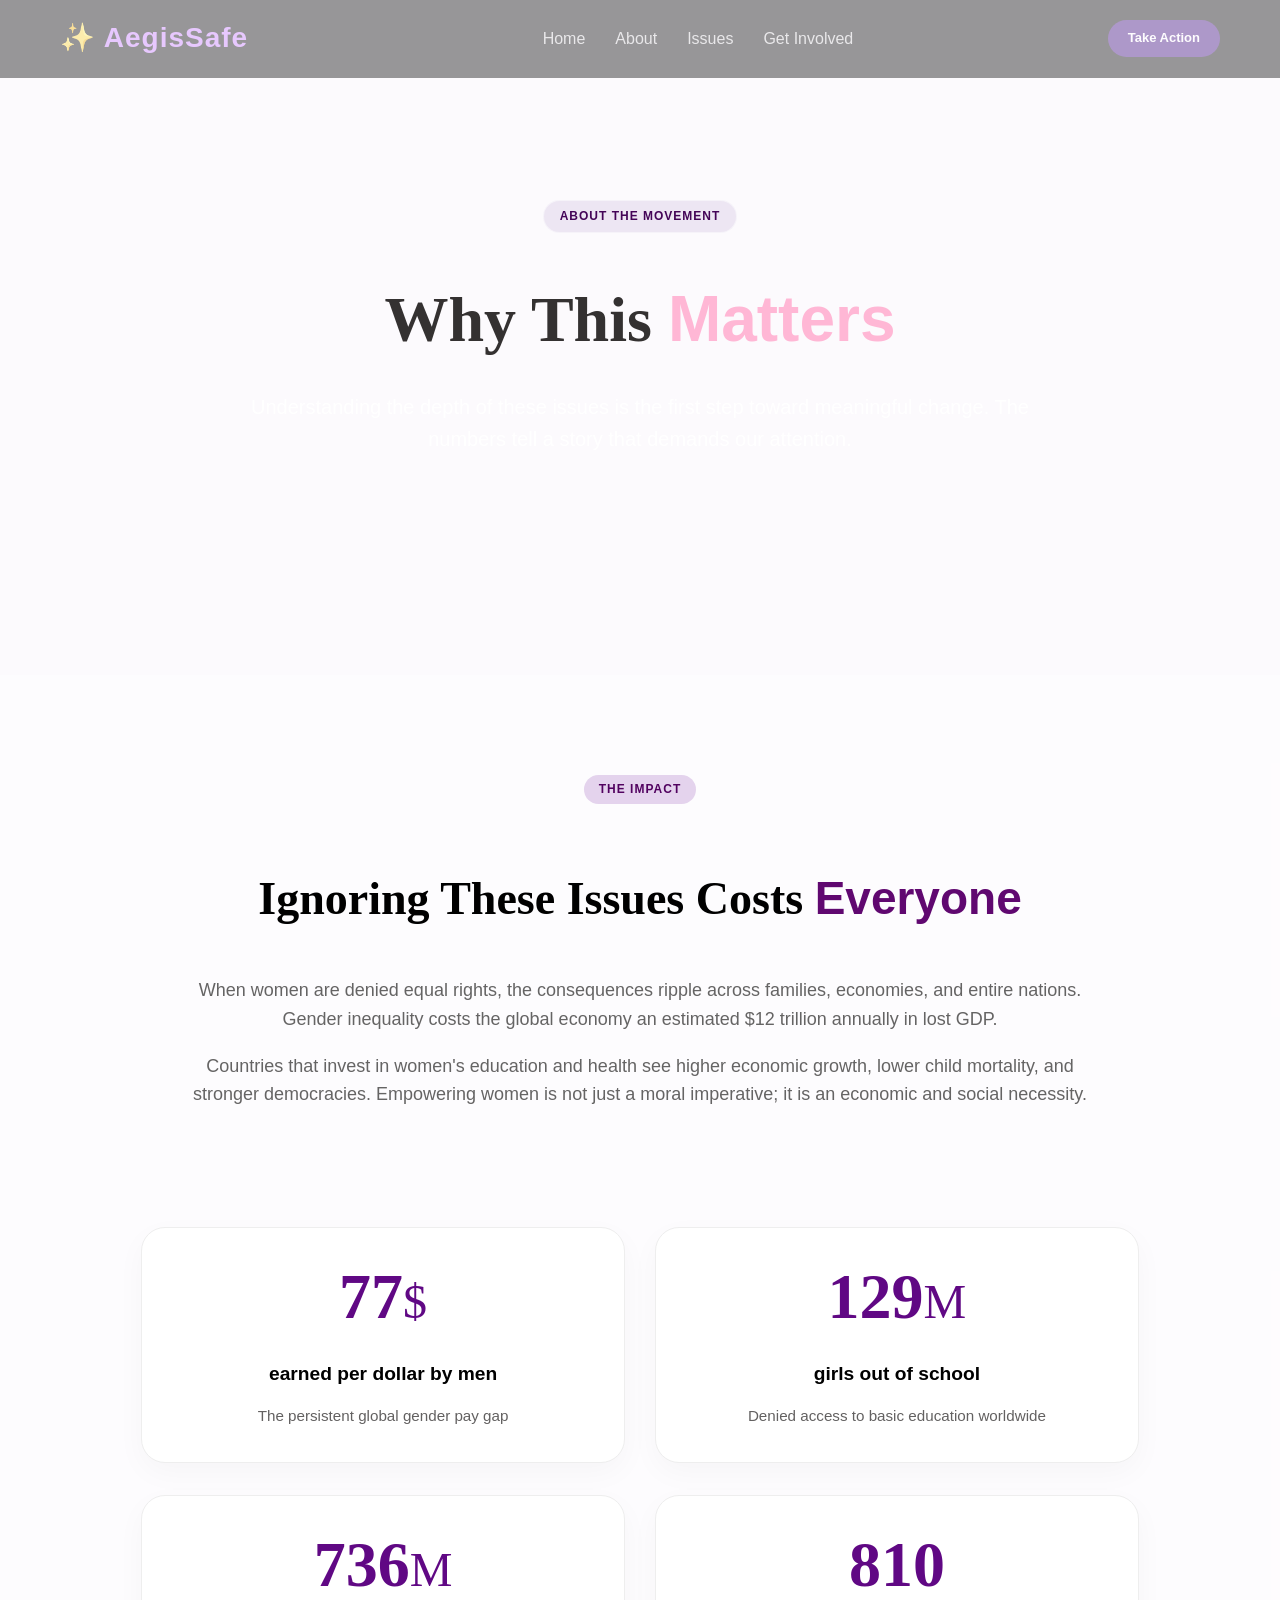
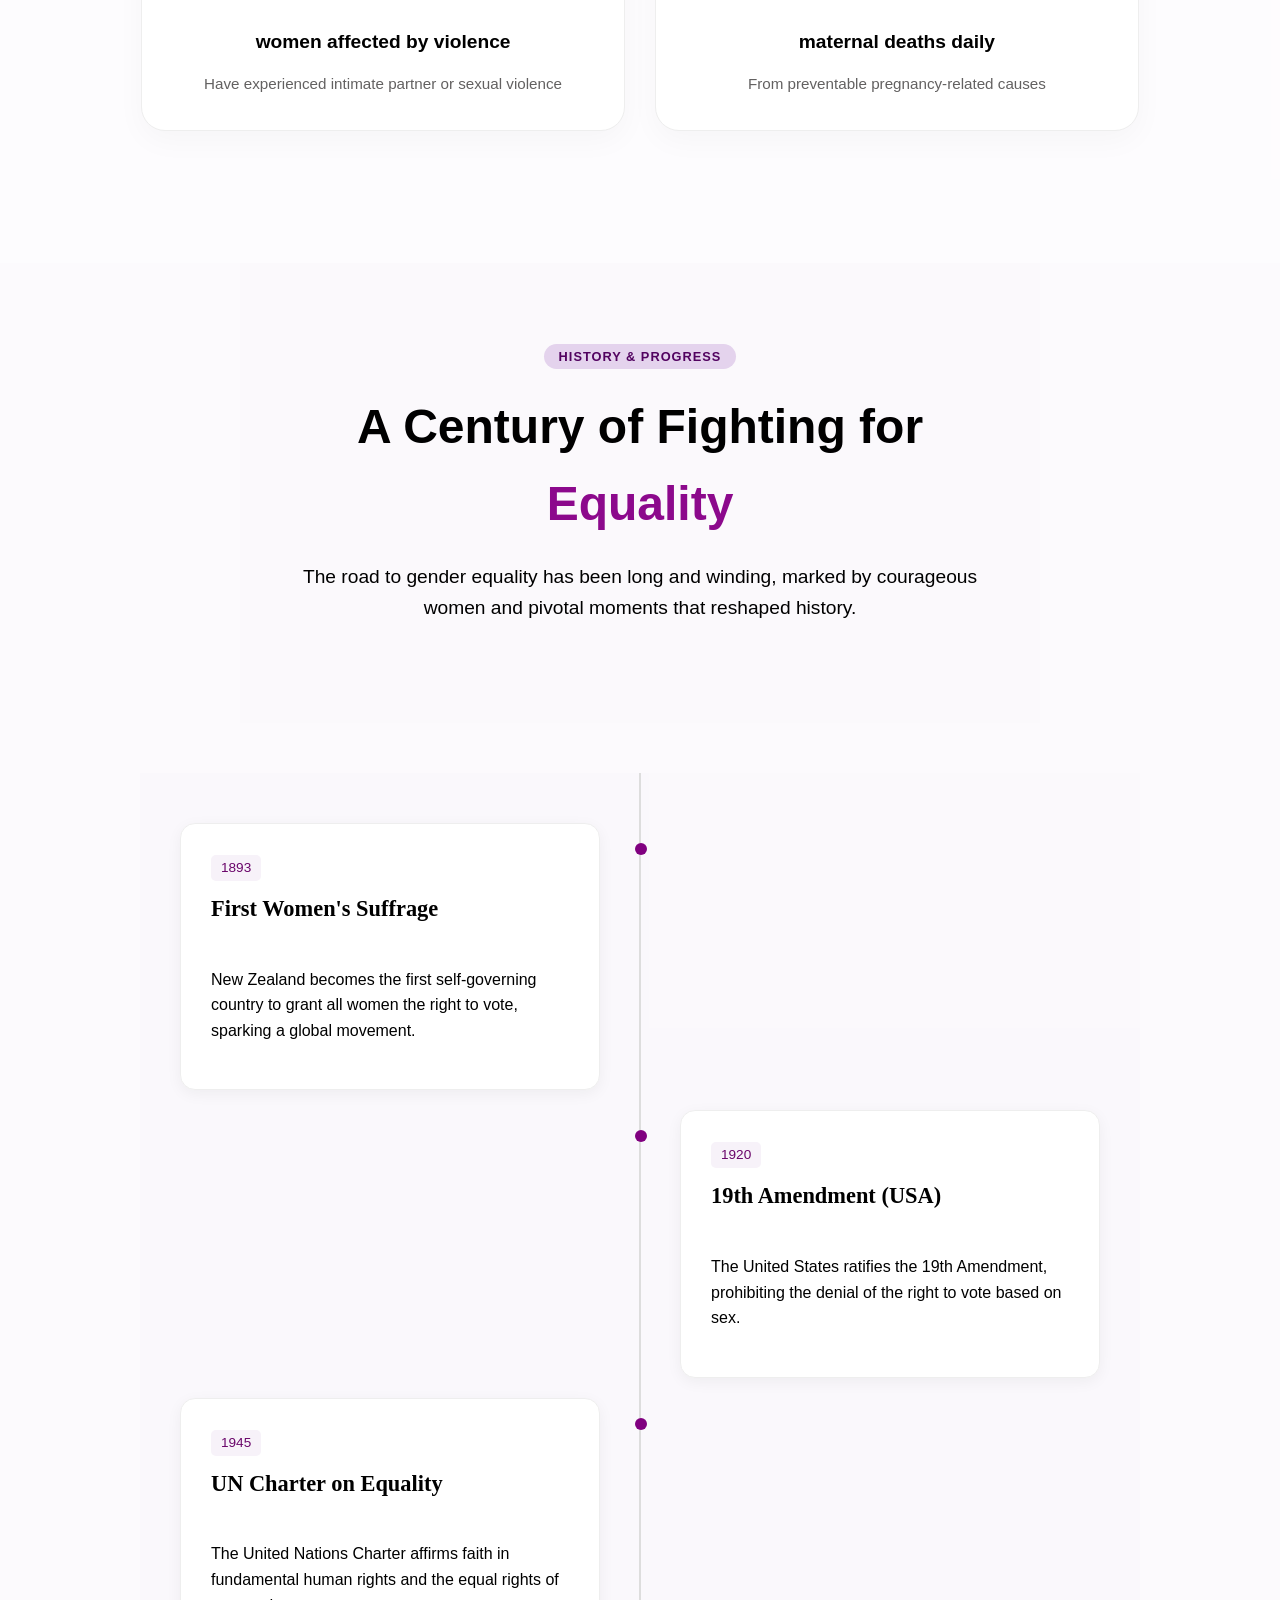
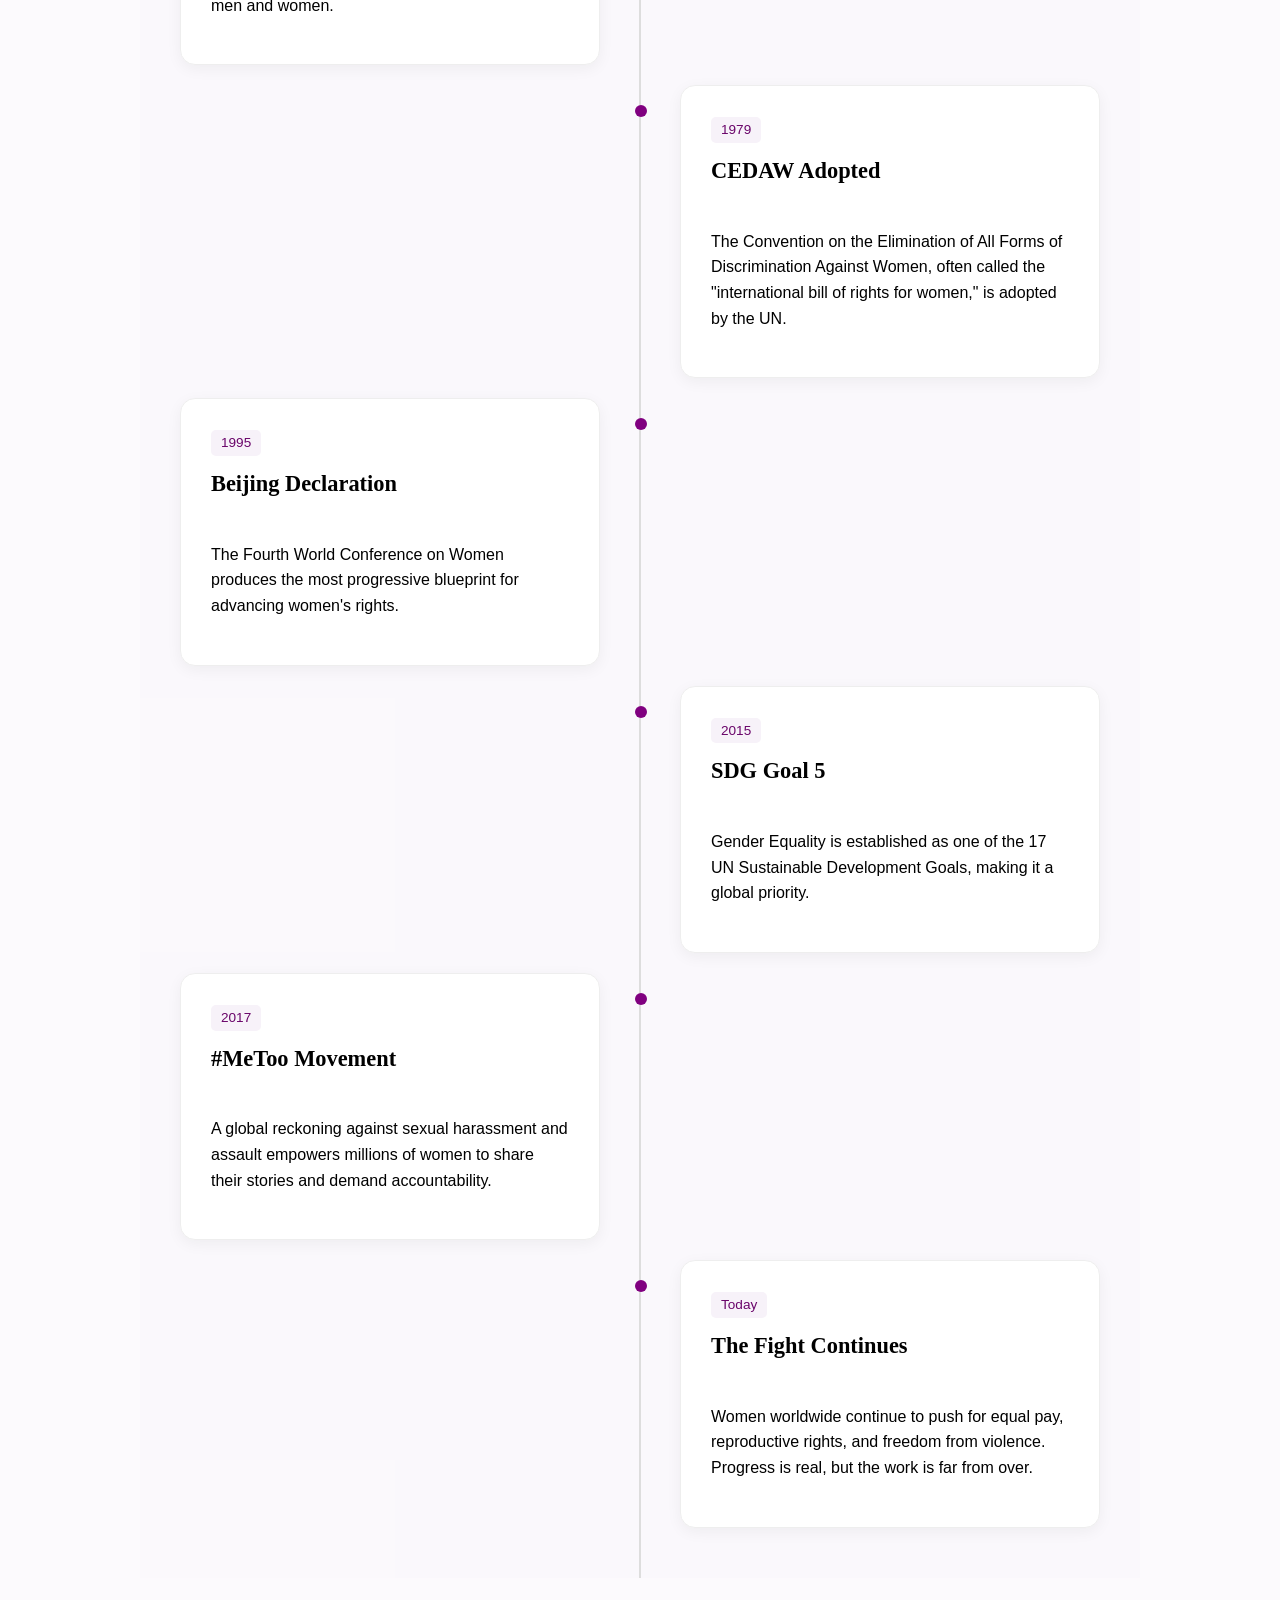
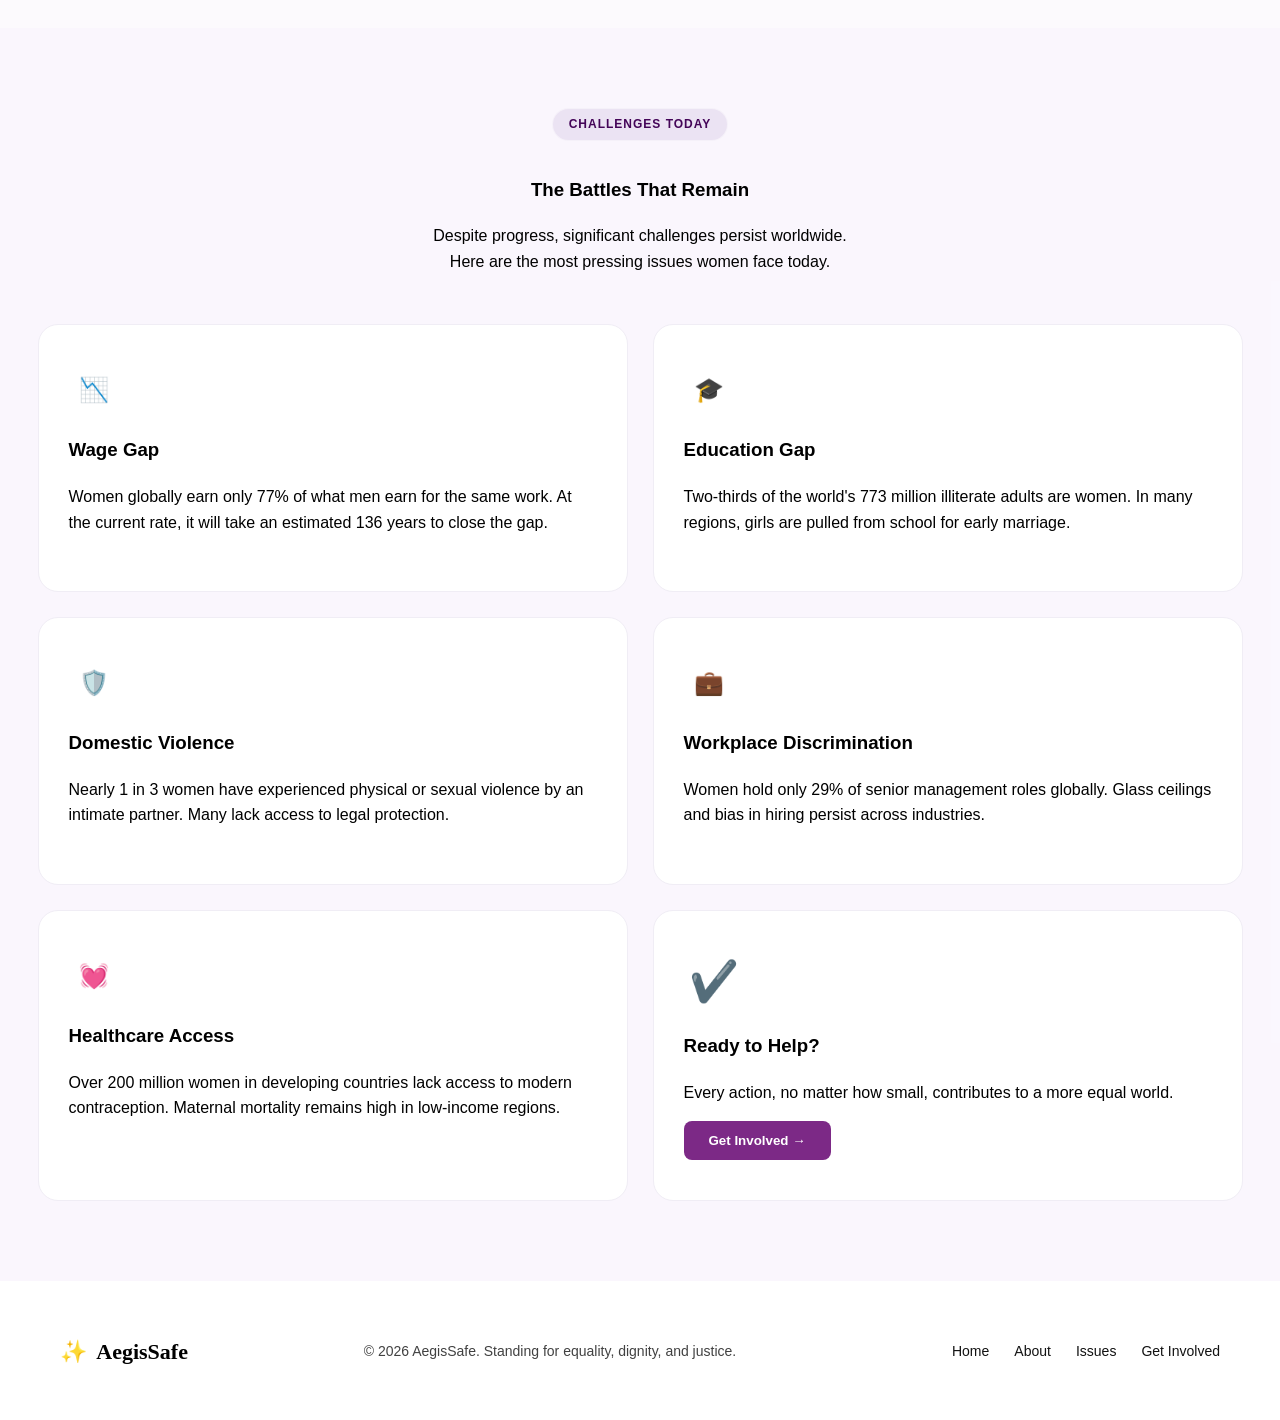
<file: hh1.html>
<!DOCTYPE html>
<html lang="en">

<head>
    <meta charset="UTF-8">
    <meta name="viewport" content="width=device-width, initial-scale=1.0">
    <title>HerVoice | Why This Matters</title>
    <link rel="stylesheet" href="css1.css">
</head>

<body>

    <div class="navbar">
        <div class="logo"><span>✨</span> AegisSafe</div>
        <ul class="nav-links">
            <li><a href="C:\Users\Gautam Sachdeva\Desktop\javascript\prj\hh.html">Home</a></li>
            <li><a href="C:\Users\Gautam Sachdeva\Desktop\javascript\prj\hh1.html">About</a></li>
            <li><a href="C:\Users\Gautam Sachdeva\Desktop\javascript\prj\hh2.html">Issues</a></li>
            <li><a href="#">Get Involved</a></li>
        </ul>
        <a href="C:\Users\Gautam Sachdeva\Desktop\javascript\prj\hh.html#cta-section" class="cta-button">Take Action</a>
    </div>

    <section class="hero">
        <div class="hero-content">
            <div class="badge-outline">About the Movement</div>
            <h1>Why This <span class="gradient-text">Matters</span></h1>
            <p>Understanding the depth of these issues is the first step toward meaningful change. The numbers tell a
                story that demands our attention.</p>
        </div>
    </section>

    <section class="impact-text">
        <div class="badge-solid">THE IMPACT</div>
        <h2>Ignoring These Issues Costs <span class="purple-text">Everyone</span></h2>
        <div class="content-wrapper">
            <p>When women are denied equal rights, the consequences ripple across families, economies, and entire
                nations. Gender inequality costs the global economy an estimated $12 trillion annually in lost GDP.</p>
            <p>Countries that invest in women's education and health see higher economic growth, lower child mortality,
                and stronger democracies. Empowering women is not just a moral imperative; it is an economic and social
                necessity.</p>
        </div>
    </section>

    <section class="stats-container">
        <div class="stats-grid">
            <div class="stat-sec">
                <div class="stat-card">
                    <h3 class="stat-number">77</h3><span class="symbol">$</span>
                    <p class="stat-label">earned per dollar by men</p>
                    <p class="stat-sub">The persistent global gender pay gap</p>
                </div>
                <div class="stat-card">
                    <h3 class="stat-number">129</h3><span class="symbol">M</span>
                    <p class="stat-label">girls out of school</p>
                    <p class="stat-sub">Denied access to basic education worldwide</p>
                </div>
            </div>
            <div class="stat-sec">
                <div class="stat-card">
                    <h3 class="stat-number">736</h3><span class="symbol">M</span>
                    <p class="stat-label">women affected by violence</p>
                    <p class="stat-sub">Have experienced intimate partner or sexual violence</p>
                </div>
                <div class="stat-card">
                    <h3 class="stat-number">810</h3>
                    <p class="stat-label">maternal deaths daily</p>
                    <p class="stat-sub">From preventable pregnancy-related causes</p>
                </div>
            </div>
        </div>
    </section>


    <section class="time">
        <span class="badge">HISTORY & PROGRESS</span>
        <h1 class="head">A Century of Fighting for <span>Equality</span></h1>
        <p>The road to gender equality has been long and winding, marked by courageous women and pivotal moments that
            reshaped history.</p>
    </section>
    <section class="timeline">
        <div class="container">

            <div class="milestone left">
                <div class="content">
                    <span class="date">1893</span>
                    <h2>First Women's Suffrage</h2>
                    <p>New Zealand becomes the first self-governing country to grant all women the right to vote,
                        sparking a global movement.</p>
                </div>
            </div>

            <div class="milestone right">
                <div class="content">
                    <span class="date">1920</span>
                    <h2>19th Amendment (USA)</h2>
                    <p>The United States ratifies the 19th Amendment, prohibiting the denial of the right to vote based
                        on sex.</p>
                </div>
            </div>

            <div class="milestone left">
                <div class="content">
                    <span class="date">1945</span>
                    <h2>UN Charter on Equality</h2>
                    <p>The United Nations Charter affirms faith in fundamental human rights and the equal rights of men
                        and women.</p>
                </div>
            </div>

            <div class="milestone right">
                <div class="content">
                    <span class="date">1979</span>
                    <h2>CEDAW Adopted</h2>
                    <p>The Convention on the Elimination of All Forms of Discrimination Against Women, often called the
                        "international bill of rights for women," is adopted by the UN.</p>
                </div>
            </div>

            <div class="milestone left">
                <div class="content">
                    <span class="date">1995</span>
                    <h2>Beijing Declaration</h2>
                    <p>The Fourth World Conference on Women produces the most progressive blueprint for advancing
                        women's rights.</p>
                </div>
            </div>

            <div class="milestone right">
                <div class="content">
                    <span class="date">2015</span>
                    <h2>SDG Goal 5</h2>
                    <p>Gender Equality is established as one of the 17 UN Sustainable Development Goals, making it a
                        global priority.</p>
                </div>
            </div>

            <div class="milestone left">
                <div class="content">
                    <span class="date">2017</span>
                    <h2>#MeToo Movement</h2>
                    <p>A global reckoning against sexual harassment and assault empowers millions of women to share
                        their stories and demand accountability.</p>
                </div>
            </div>

            <div class="milestone right">
                <div class="content">
                    <span class="date highlight">Today</span>
                    <h2>The Fight Continues</h2>
                    <p>Women worldwide continue to push for equal pay, reproductive rights, and freedom from violence.
                        Progress is real, but the work is far from over.</p>
                </div>
            </div>

        </div>
    </section>



    <section class="challenges-section">
        <div class="container">
            <section class="challenges-header">
                <span class="badge-outline">Challenges Today</span>
                <h1>The Battles That <span>Remain</span></h1>
                <p>Despite progress, significant challenges persist worldwide. <br>
                    Here are the most pressing issues women face today.</p>
            </section>

            <div class="challenges-grid">
                <div class="challenge-card">
                    <div class="icon-box red-bg">📉</div>
                    <h3>Wage Gap</h3>
                    <p>Women globally earn only 77% of what men earn for the same work. At the current rate, it will
                        take an estimated 136 years to close the gap.</p>
                </div>

                <div class="challenge-card">
                    <div class="icon-box green-bg">🎓</div>
                    <h3>Education Gap</h3>
                    <p>Two-thirds of the world's 773 million illiterate adults are women. In many regions, girls are
                        pulled from school for early marriage.</p>
                </div>

                <div class="challenge-card">
                    <div class="icon-box orange-bg">🛡️</div>
                    <h3>Domestic Violence</h3>
                    <p>Nearly 1 in 3 women have experienced physical or sexual violence by an intimate partner. Many
                        lack access to legal protection.</p>
                </div>

                <div class="challenge-card">
                    <div class="icon-box purple-bg">💼</div>
                    <h3>Workplace Discrimination</h3>
                    <p>Women hold only 29% of senior management roles globally. Glass ceilings and bias in hiring
                        persist across industries.</p>
                </div>

                <div class="challenge-card">
                    <div class="icon-box pink-bg">💓</div>
                    <h3>Healthcare Access</h3>
                    <p>Over 200 million women in developing countries lack access to modern contraception. Maternal
                        mortality remains high in low-income regions.</p>
                </div>

                <div class="challenge-card cta-card">
                    <div class="cta-icon">✔️</div>
                    <h3>Ready to Help?</h3>
                    <p>Every action, no matter how small, contributes to a more equal world.</p>
                    <button class="btn-primary">Get Involved &rarr;</button>
                </div>
            </div>
        </div>
    </section>

    <section class="main-footer">
        <div class="footer-container">
            <div class="footer-logo">
                <span class="sparkle">✨</span> AegisSafe
            </div>

            <div class="footer-copy">
                © 2026 AegisSafe. Standing for equality, dignity, and justice.
            </div>

            <ul class="footer-links">
                <li><a href="#">Home</a></li>
                <li><a href="#">About</a></li>
                <li><a href="#">Issues</a></li>
                <li><a href="#">Get Involved</a></li>
            </ul>
        </div>
    </section>
    
</body>

</html>
</file>
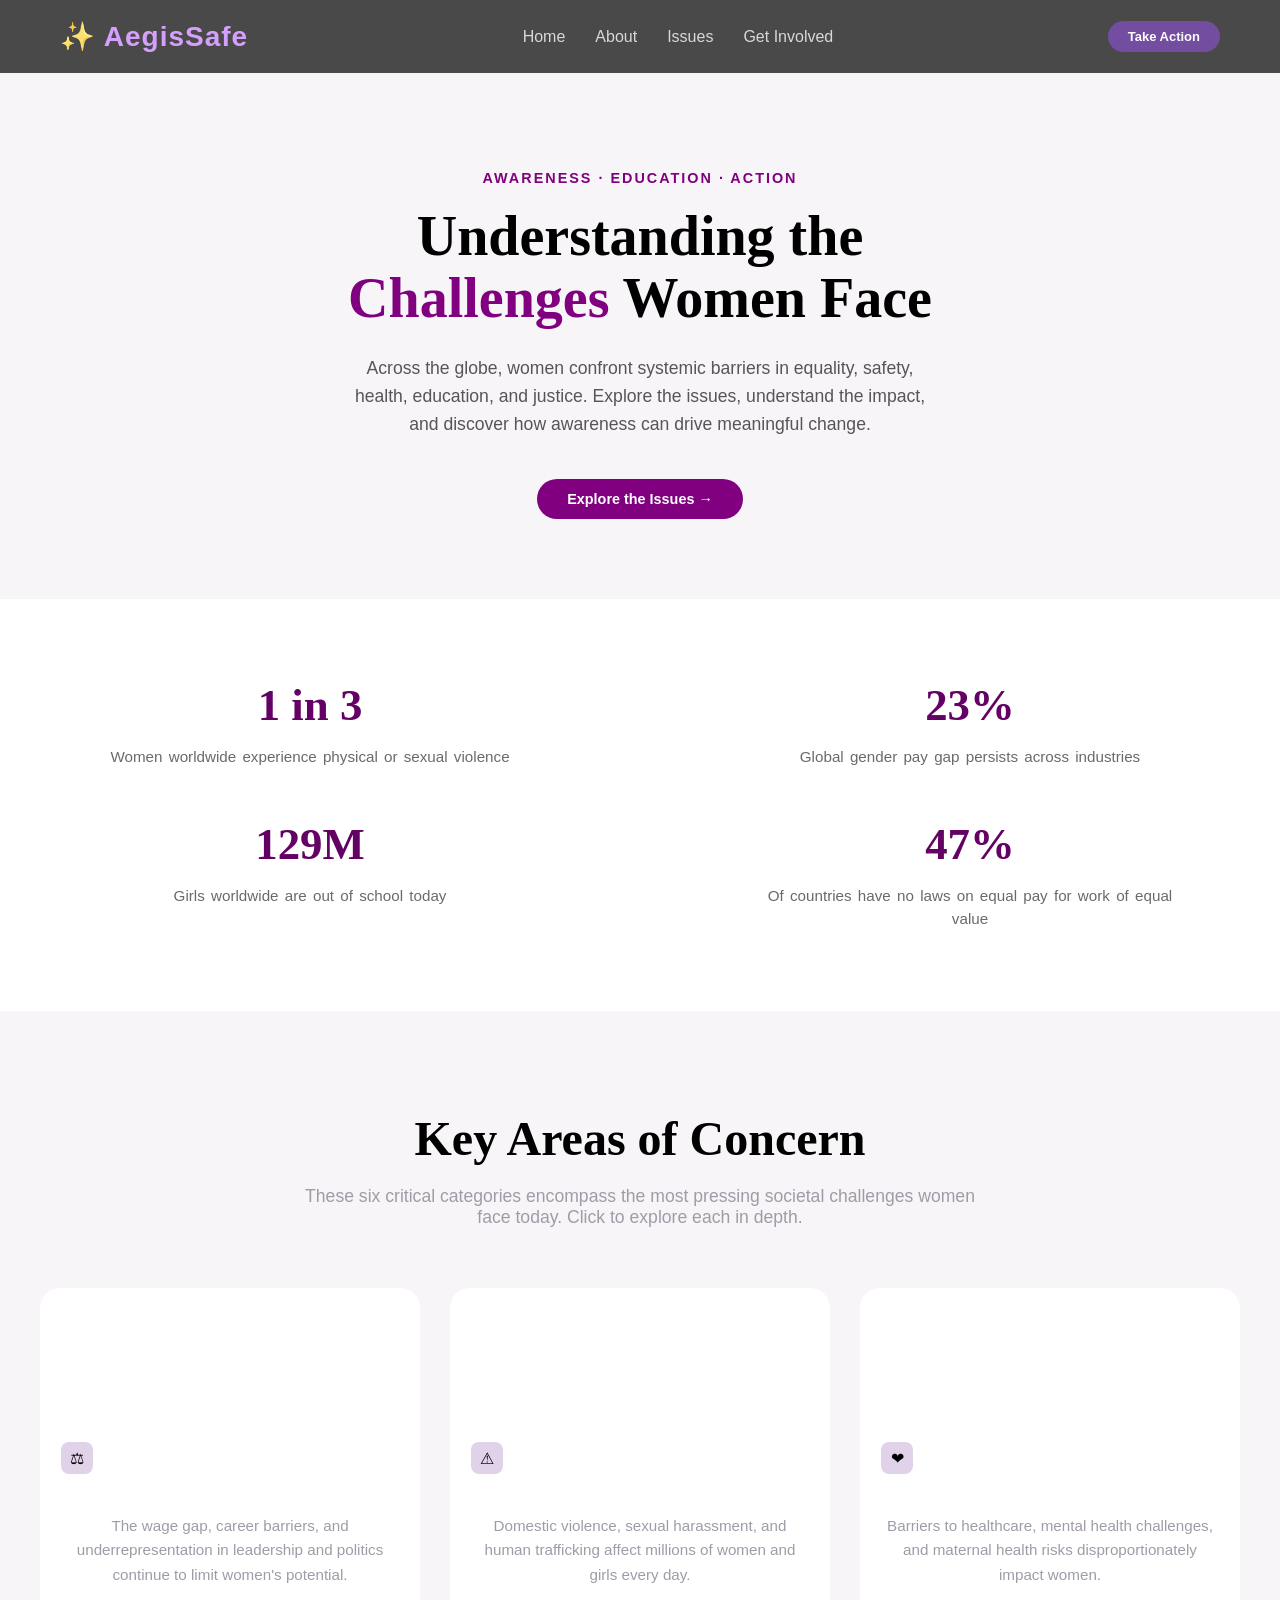
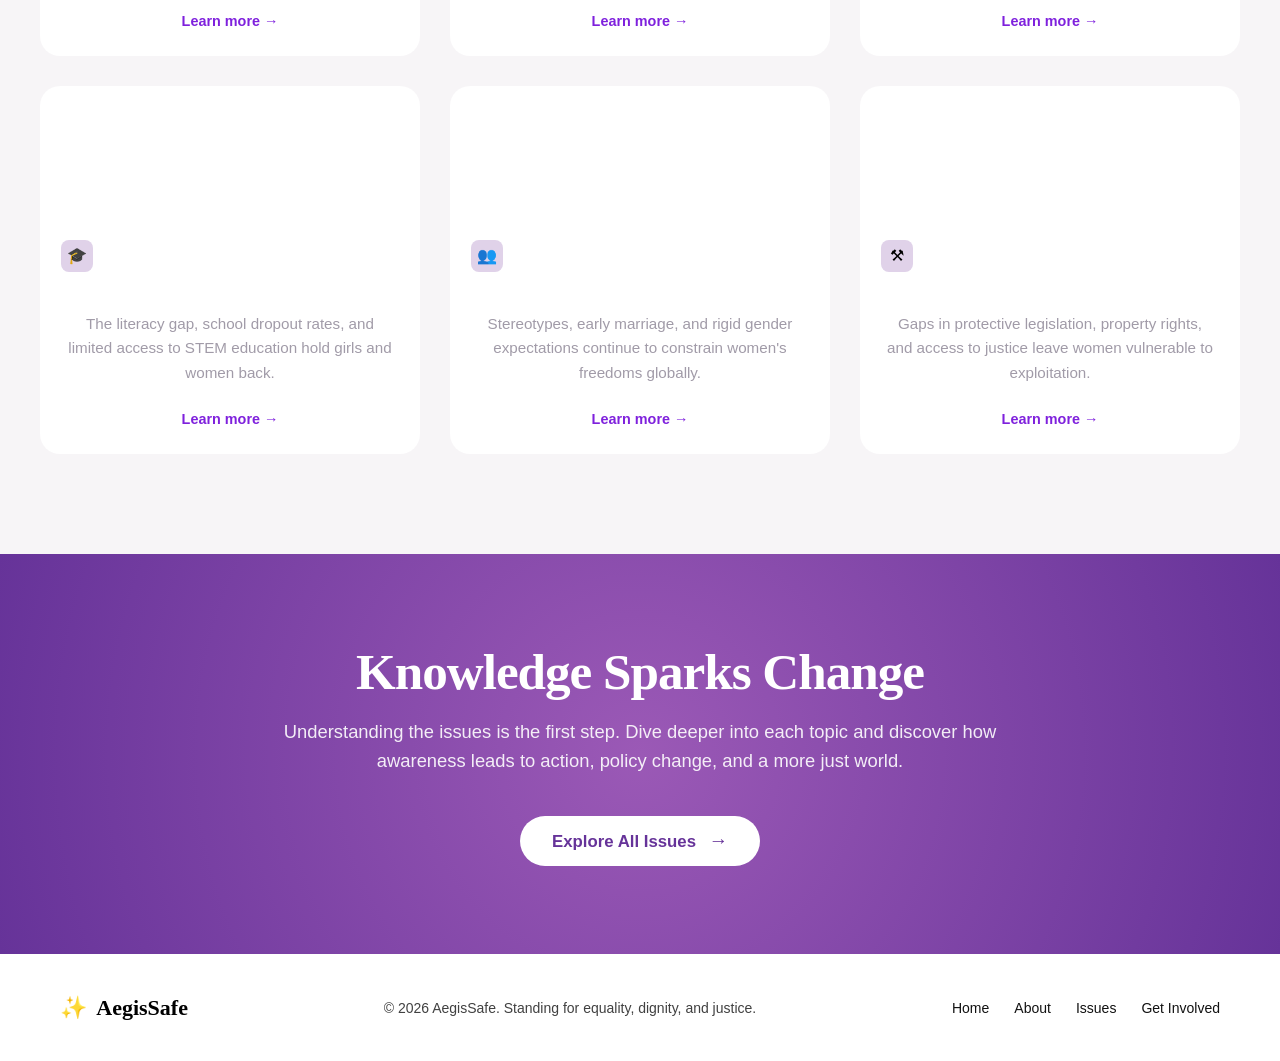
<file: hh2.html>
<!DOCTYPE html>
<html lang="en">
<head>
    <meta charset="UTF-8">
    <meta name="viewport" content="width=device-width, initial-scale=1.0">
    <title>AegisSafe | Get Involved</title>
    <link rel="stylesheet" href="css2.css">
</head>
<body>
    <div class="navbar">
        <div class="logo"><span>✨</span> AegisSafe</div>
        <ul class="nav-links">
            <li><a href="C:\Users\Gautam Sachdeva\Desktop\javascript\prj\hh.html">Home</a></li>
            <li><a href="C:\Users\Gautam Sachdeva\Desktop\javascript\prj\hh1.html">About</a></li>
            <li><a href="C:\Users\Gautam Sachdeva\Desktop\javascript\prj\hh2.html">Issues</a></li>
            <li><a href="#">Get Involved</a></li>
        </ul>
        <a href="C:\Users\Gautam Sachdeva\Desktop\javascript\prj\hh.html#cta-section" class="cta-button">Take Action</a>
    </div>

    <section class="hero">
        <div class="content">
            <p class="tagline">AWARENESS · EDUCATION · ACTION</p>
            <h1>Understanding the <br> <span>Challenges</span> Women Face</h1>
            <p class="description">
                Across the globe, women confront systemic barriers in equality, safety, 
                health, education, and justice. Explore the issues, understand the 
                impact, and discover how awareness can drive meaningful change.
            </p>
            <a href="#" class="btn">Explore the Issues &rarr;</a>
        </div>
    </section>

    <section class="stats-section">
        <div class="stats-container">
            <div class="stats-container-1">
            <div class="stat-item">
                <h2>1 in 3</h2>
                <p>Women worldwide experience physical or sexual violence</p>
            </div>
            <div class="stat-item">
                <h2>23%</h2>
                <p>Global gender pay gap persists across industries</p>
            </div>
            </div>
            <div class="stats-container-2">
            <div class="stat-item">
                <h2>129M</h2>
                <p>Girls worldwide are out of school today</p>
            </div>
            <div class="stat-item">
                <h2>47%</h2>
                <p>Of countries have no laws on equal pay for work of equal value</p>
            </div>
            </div>
        </div>
    </section>
    
    <section class="concerns-section">
    <div class="concerns-header">
        <h2>Key Areas of Concern</h2>
        <p>These six critical categories encompass the most pressing societal challenges women face today. Click to explore each in depth.</p>
    </div>

    <div class="concerns-grid">
        <div class="concern-card">
            <div class="card-image" style="background-image: url('https://images.pexels.com/photos/3810795/pexels-photo-3810795.jpeg');">
                <div class="card-title-overlay">
                    <span class="icon">&#x2696;</span>
                    <h3>Gender Inequality</h3>
                </div>
            </div>
            <div class="card-content">
                <p>The wage gap, career barriers, and underrepresentation in leadership and politics continue to limit women's potential.</p>
                <a href="#" class="learn-more">Learn more &rarr;</a>
            </div>
        </div>

        <div class="concern-card">
            <div class="card-image" style="background-image: url('https://images.pexels.com/photos/31164588/pexels-photo-31164588.jpeg');">
                <div class="card-title-overlay">
                    <span class="icon">&#9888;</span>
                    <h3>Violence Against Women</h3>
                </div>
            </div>
            <div class="card-content">
                <p>Domestic violence, sexual harassment, and human trafficking affect millions of women and girls every day.</p>
                <a href="#" class="learn-more">Learn more &rarr;</a>
            </div>
        </div>

        <div class="concern-card">
            <div class="card-image" style="background-image: url('https://images.pexels.com/photos/7491159/pexels-photo-7491159.jpeg');">
                <div class="card-title-overlay">
                    <span class="icon">&#10084;</span>
                    <h3>Health & Wellbeing</h3>
                </div>
            </div>
            <div class="card-content">
                <p>Barriers to healthcare, mental health challenges, and maternal health risks disproportionately impact women.</p>
                <a href="#" class="learn-more">Learn more &rarr;</a>
            </div>
        </div>

        <div class="concern-card">
            <div class="card-image" style="background-image: url('https://images.pexels.com/photos/8106679/pexels-photo-8106679.jpeg');">
                <div class="card-title-overlay">
                    <span class="icon">&#x1F393;</span>
                    <h3>Education & Opportunities</h3>
                </div>
            </div>
            <div class="card-content">
                <p>The literacy gap, school dropout rates, and limited access to STEM education hold girls and women back.</p>
                <a href="#" class="learn-more">Learn more &rarr;</a>
            </div>
        </div>

        <div class="concern-card">
            <div class="card-image" style="background-image: url('https://images.pexels.com/photos/27197100/pexels-photo-27197100.jpeg');">
                <div class="card-title-overlay">
                    <span class="icon">&#128101;</span>
                    <h3>Social & Cultural Norms</h3>
                </div>
            </div>
            <div class="card-content">
                <p>Stereotypes, early marriage, and rigid gender expectations continue to constrain women's freedoms globally.</p>
                <a href="#" class="learn-more">Learn more &rarr;</a>
            </div>
        </div>

        <div class="concern-card">
            <div class="card-image" style="background-image: url('https://images.pexels.com/photos/5669655/pexels-photo-5669655.jpeg');">
                <div class="card-title-overlay">
                    <span class="icon">&#x2692;</span>
                    <h3>Legal Rights</h3>
                </div>
            </div>
            <div class="card-content">
                <p>Gaps in protective legislation, property rights, and access to justice leave women vulnerable to exploitation.</p>
                <a href="#" class="learn-more">Learn more &rarr;</a>
            </div>
        </div>
    </div>
</section>

<section class="box">
  <div class="box-inner">
    <h2 class="box-heading">Knowledge Sparks Change</h2>
    <p class="box-text">Understanding the issues is the first step. Dive deeper into each topic and discover how awareness leads to action, policy change, and a more just world.</p>
    <a href="#" class="box-link">
      Explore All Issues <span class="box-icon">&rarr;</span>
    </a>
  </div>
</section>

<section class="main-footer">
        <div class="footer-container">
            <div class="footer-logo">
                <span class="sparkle">✨</span> AegisSafe
            </div>

            <div class="footer-copy">
                © 2026 AegisSafe. Standing for equality, dignity, and justice.
            </div>

            <ul class="footer-links">
                <li><a href="#">Home</a></li>
                <li><a href="#">About</a></li>
                <li><a href="#">Issues</a></li>
                <li><a href="#">Get Involved</a></li>
            </ul>
        </div>
    </section>
</body>
</html>
</file>
<file: css1.css>
*{
    box-sizing:border-box;/*?*/
    font-family: "Segoe UI", sans-serif;
    /* margin:0; */
    /* padding:0; */
}
body {
    margin: 0;
    font-family: 'Inter', -apple-system, sans-serif;
    /* color: var(--text-dark); */
    line-height: 1.6;
    overflow-x: hidden;
    background-color:rgba(249, 245, 251, 0.444);
    /* background-color: red;; */
}

/* Navbar */
.navbar {
    width:100%;
    /* max-width:100%; */
    /* box-sizing: border-box;  */
    display: flex;
    justify-content: space-between;
    align-items: center;
    padding: 10px 60px;
    background: black;
    opacity:0.4;
    position:fixed;
    z-index:10;/*?*/ /*without this, things can overlap navbar*/
}

.logo { 
    font-weight: bold; 
    font-size: 28px; 
    color:#c77dff;
    letter-spacing: 1px; 
    text-shadow: 1px 1px 4px rgba(0,0,0,0.5);
}

.nav-links { 
    display: flex;
    list-style: none; 
    gap: 30px; 
}

.nav-links a { 
    text-decoration: none; 
    color: white; 
    font-weight: 500; 
    opacity:0.8; 
    transition: opacity 0.3s;
}

.nav-links a:hover {
    opacity: 1;
    color: #f4a3d8; 
    transform: scale(1.05);
}

.cta-button { 
    background: #39077b; 
    color: white; 
    padding: 8px 20px; 
    border-radius: 30px; 
    text-decoration: none; 
    font-weight: bold; 
    transition: transform 0.3s ease;
    box-shadow: 0.3s ease;border:none;
    cursor:pointer;
    font-size:small;
}

.cta-button:hover {
  transform: scale(1.1);
  box-shadow: 0 8px 20px rgba(199, 125, 255, 0.5);
}
/* Hero Section */
/* text is not animated */
.hero {
    height: 75vh;
    background:  url('https://images.pexels.com/photos/12639447/pexels-photo-12639447.jpeg');
    background-size: cover;
    background-position: center;
    display: flex;
    align-items: center;
    justify-content: center;
    text-align: center;
    color: white;
    animation: fadeInHero 2s ease;
}

@keyframes fadeInHero {/*?*/
  from {opacity: 0; transform: scale(1.02);}
  to {opacity: 1; transform: scale(1);}
}

.hero-content { 
    max-width: 800px;/*adds responsiveness*/
    animation: slideUp 1s ease forwards;
}

@keyframes slideUp {
  to { opacity: 1; transform: translateY(0);}
  from { opacity: 0; transform: translateY(30px);}
}

.hero-content h1 { 
    font-size: 64px; 
    font-family: 'Georgia', serif; 
    margin: 20px 0; 
    color:rgb(52, 49, 49);
    text-shadow: #1a1a1a;
}

.hero-content p{
    font-size:20px;
    text-shadow: #1a1a1a;
}

.gradient-text { 
    color: #ffb7d5; 
} /* Light pink from image */

.badge-outline {
    display: inline-block;
    border: 1px solid rgba(255,255,255,0.5);
    padding: 8px 20px;
    border-radius: 25px;
    font-size: 14px;
    letter-spacing: 1px;
    text-transform:uppercase;
    background-color:rgba(128, 128, 128, 0.1);
    /* opacity:0.3; */
    color:rgb(53, 51, 51);
    font-weight: bold;
}

/* Impact Section */
.impact-text {
    padding: 100px 10px;
    text-align: center;
    background: rgba(255, 254, 255, 0.584);
}

.badge-solid {
    background:rgb(228, 211, 237);
    color: rgb(82, 3, 96);
    display: inline-block;
    padding: 5px 15px;
    border-radius: 50px;
    font-size: 12px;
    font-weight: bold;
    letter-spacing: 1px;
    margin-bottom: 20px;
}

h2 { 
    font-size: 46px; 
    font-family: 'Georgia', serif; 
    margin-bottom: 40px; 
}

.purple-text { 
    color: rgb(96, 8, 112); 
}

.content-wrapper { 
    max-width: 900px; 
    margin: 0 auto; /*centers the text*/
    color: rgb(101, 100, 100); 
    font-size: 18px; 
}

/* Stats Grid */
.stats-container { 
    padding: 0 8% 100px; 
    background-color:rgba(255, 254, 255, 0.584);
}

.stat-card {
    min-width:45%;
    /* min-height:50px; */
    background: #fff;
    padding: 18px 40px;
    border-radius: 24px;
    text-align: center;
    /* transform: translateY(0); */
    border: 1px solid #eee;
    box-shadow: 0 10px 30px rgba(0,0,0,0.03);
    transition: transform;
    transition: transform 0.3s ease, background-color 0.3s ease;
}
.stat-sec{
    display:flex;
    justify-content:center;
    gap:30px;
    margin-bottom:3%;
}
.stat-card:hover { 
    transform: translateY(-5px); 
    background-color:#eadef1;
    border:1px rgb(96, 8, 132) solid;
}

.stat-number {
    display: inline;
    font-size: 400%;
    font-family: 'Georgia', serif;
    color: rgb(96, 8, 132);
}

.symbol { 
    font-size: 300%; 
    color: rgb(96, 8, 132); 
    font-family: 'Georgia', serif; 
}

.stat-label { 
    font-weight: 700; 
    font-size: 120%; 
    margin: 10px 0; 
}

.stat-sub { 
    color: rgb(99, 97, 97); 
    font-size: 0.95rem; 
}





.time {
    background-color:rgba(249, 245, 251, 0.444);
    text-align: center;
    padding: 80px 50px;
    /* border:10px solid; */
    max-width: 800px;
    margin: 0 auto;/* centers the text */
}

.badge {
    background:rgb(228, 211, 237);
    color: rgb(82, 3, 96);
    padding: 5px 15px;
    border-radius: 20px;
    font-size: 0.8rem;
    font-weight: bold;
    letter-spacing: 1px;
}

.head {
    font-size: 3rem;
    margin: 20px 0;
    /* color: #1a1a1a; */
}

.head span {
    color: rgb(140, 9, 140);
}

.time p {
    font-size: 1.2rem;
    /* color: var(--text-muted); */
}

/* Timeline Container */
.timeline {
    background-color:rgba(249, 245, 251, 0.444);
    position: relative;
    max-width: 1000px;
    margin: 50px auto;/* centers the timeline */
    padding: 40px 0;/* arranges time boxes a bit far than ends of timeline  */
}

/* The vertical line */
.timeline::after {
    content: '';
    position: absolute;/* positions the line respective the nearest parent positioned relative */
    width: 2px;
    background-color: #ddd;
    top: 0;/* line starts from starting of first relative parent */
    bottom: 0;/* line end at starting of first relative parent */
    left: 50%;/* centers the line */
    margin-left: -1px;/* used to achieve perfect athematical center */ /* not necessary */
}

/* Individual Milestone */
.milestone {
    padding: 10px 40px;
    position: relative;
    width: 50%;
    /* box-sizing: border-box; */
}

/* The dots on the timeline */
.milestone::after {
    content: '';
    position: absolute;
    width: 12px;
    height: 12px;
    right: -7px;/* ? */
    background-color: purple;
    top: 30px;
    border-radius: 50%;
    z-index: 1;/* dots overlap over line */
}

.right::after {
    left: -5px;/* ? */
}

.left { left: 0; }/* adjusts box at the right side of timeline container */
.right { left: 50%; }/* adjusts box at the left side of timeline container */

/* Content Cards */
.content {
    padding: 30px;
    background-color: white;
    border: 1px solid #eee;
    border-radius: 15px;
    box-shadow: 0 4px 15px rgba(0,0,0,0.05);
}

.date {
    display: inline-block;/* so that margin can be applied  */
    background: rgb(247, 242, 249);
    color: rgb(106, 5, 106);
    padding: 2px 10px;/* not necessary */
    border-radius: 5px;
    font-size: 0.85rem;
    margin-bottom: 10px;
}

.content h2 {
    margin-top: 0;/* not necessary */
    font-size: 1.4rem;
}

/* --- SECTION: CHALLENGES --- */

.challenges-section {
    padding: 80px 20px;
    background-color: rgba(249, 244, 254, 0.547);
    text-align: center;
}

.challenges-header {
    margin-bottom: 50px;
}

/* Translucent Badge (Updated) */
.badge-outline {
    display: inline-block;
    padding: 6px 16px;
    border-radius: 20px;
    font-size: 12px;
    font-weight: bold;
    text-transform: uppercase;
    background-color: rgba(107, 63, 160, 0.1); /* Translucent purple */
    color: rgb(68, 5, 88);
    margin-bottom: 15px;
}

.challenges-grid {
    display: flex;
    flex-wrap: wrap;
    gap: 25px;
    justify-content: center;
}

.challenge-card {
    background: white;
    padding: 40px 30px;
    border-radius: 20px;
    width: calc(50% - 30px); /* Two cards per row */
    min-width: 300px;
    text-align: left;
    border: 1px solid #f0edf5;
    /* box-sizing: border-box; */
}

/* Icon Styles */
.icon-box {
    width: 50px;
    height: 50px; 
    border-radius: 12px;
    display: flex;
    justify-content:left;
    align-items: center;
    justify-content: center;
    font-size: 24px;
    margin-bottom: 20px;
}

/* Color variations for icons */
/* .red-bg { background-color: #fff0f3; }
/* .red-bg:hover { background-color: #fff0f3; } */
/* .green-bg { background-color: #e6fcf5; }
.orange-bg { background-color: #fff9db; }
.purple-bg { background-color: #f3f0ff; }
.pink-bg { background-color: #fff0f6; } */ */

/* Call to Action Card */
.cta-card {
    border: 2px dashed #d1c4e9;
    border-radius: 20px;
    background-color: #fcfaff; /* Very light purple tint */
    display: flex;   
    flex-direction: column;
    align-items: center;      /* Centers the icon, title, and button horizontally */
    justify-content: center;
    text-align: center;       /* Centers the paragraph text lines */
    padding: 40px 20px;
}

.cta-icon {
    width: 60px;
    height: 60px;
    color: #52307c;
    font-size: 40px;
    margin-bottom: 20px;
    
    /* Center the checkmark emoji/icon inside the circle */
    display: flex;   
    align-items: center;
    justify-content: center;
}

.btn-primary {
    background-color: rgb(124, 41, 134);
    color: white;
    padding: 12px 25px;
    border: none;
    border-radius: 8px;
    font-weight: bold;
    cursor: pointer;
    transition: 0.3s;
}

.btn-primary:hover {
    background-color: #52307c;
    transform: translateY(-2px);
}

/* Responsive */

.main-footer {
  background: white; /* Matches the Challenges section background */
  padding: 40px 60px;
  border-top: 1px solid rgba(255, 255, 255, 0.05); /* Subtle separation line */
}

.footer-container {
  max-width: 1200px;
  margin: 0 auto;
  display: flex;
  justify-content: space-between;
  align-items: center;
}

.footer-logo {
  font-size: 22px;
  font-weight: bold;
  font-family: Georgia, serif;
  color: black;
}

.footer-logo .sparkle {
  color: #c77dff;
  margin-right: 5px;
}

.footer-copy {
  font-size: 14px;
  color: #121212; /* Muted lavender color */
  opacity: 0.8;
}

.footer-links {
  list-style: none;
  display: flex;
  gap: 25px;
}

.footer-links a {
  text-decoration: none;
  color: #121212;
  font-size: 14px;
  transition: color 0.3s ease;
}

.footer-links a:hover {
  color: #f4a3d8;
}

/* Responsive fix for mobile */
@media screen and (max-width: 768px) {
    .footer-container {
        flex-direction: column;
        gap: 20px;
        text-align: center;
    }
    .challenge-card { 
        width: 100%; 
    }
    .navbar {
        padding: 15px 20px;
        gap:10px;
    }
    
    .logo {
        font-size: 10px;
    }
    
    .nav-links{
        font-size:12px;
        gap:12px;
    }

    .cta-button {
        padding: 6px 12px;
        font-size: 12px;
    }
    .stat-sec {
        flex-direction: column;
        align-items: center;
    }

    h2 {
        font-size: 30px; 
    }
    .timeline::after { left: 31px; }
    .milestone { width: 100%; padding-left: 70px; padding-right: 25px; }
    .milestone::after { left: 24px; }
    .right { left: 0%; }
}


/* correct ready to help, cta-card */
</file>
<file: css2.css>
/* Reset basic margins */
* {
    margin: 0;
    padding: 0;
    box-sizing: border-box;
}

body {
    font-family: 'Segoe UI', Tahoma, Geneva, Verdana, sans-serif;
    min-height: 100vh;
    text-align: center;
    background-color:#f7f5f7;

}

.navbar {
    width:100%;
    /* max-width:100%; */
    /* box-sizing: border-box;  */
    display: flex;
    justify-content: space-between;
    align-items: center;
    padding: 20px 60px;
    background: black;
    opacity:0.7;
    position:fixed;
    top:0;
    z-index:10;/*?*/ /*without this, things can overlap navbar*/
}

.logo { 
    font-weight: bold; 
    font-size: 28px; 
    color:#c77dff;
    letter-spacing: 1px; 
    text-shadow: 1px 1px 4px rgba(0,0,0,0.5);
}

.nav-links { 
    display: flex;
    list-style: none; 
    gap: 30px; 
}

.nav-links a { 
    text-decoration: none; 
    color: white; 
    font-weight: 500; 
    opacity:0.8; 
    transition: opacity 0.3s;
}

.nav-links a:hover {
    opacity: 1;
    color: #f4a3d8; 
    transform: scale(1.05);
}

.cta-button { 
    background: #39077b; 
    color: white; 
    padding: 8px 20px; 
    border-radius: 30px; 
    text-decoration: none; 
    font-weight: bold; 
    transition: transform 0.3s ease;
    box-shadow: 0.3s ease;border:none;
    cursor:pointer;
    font-size:small;
}

.cta-button:hover {
  transform: scale(1.1);
  box-shadow: 0 8px 20px rgba(78, 4, 134, 0.5);
}

.hero {
    max-width: 800px;
    padding: 20px;
    margin: 0 auto;
    margin-top: 150px;
}

/* Small top text */
.tagline {
    font-size: 0.9rem;
    letter-spacing: 2px;
    color: purple; /* Light purple */
    margin-bottom: 20px;
    font-weight: 600;
    font-weight:bold;
}

/* Main Heading */
.content h1 {
    font-family: 'Georgia', serif; /* Using a serif font for that elegant look */
    font-size: 3.5rem;
    /* color:black; */
    line-height: 1.1;
    margin-bottom: 25px;
}

h1 span {
    color: purple; /* The purple "Challenges" text */
}

/* Paragraph text */
.description {
    font-size: 1.1rem;
    color: #55555a; /* Muted grey/purple text */
    line-height: 1.6;
    max-width: 600px;
    margin: 0 auto 40px auto;
}

/* The Button */
.btn {
    display: inline-block;
    background-color: purple;
    color: white;
    padding: 12px 30px;
    border-radius: 50px;
    text-decoration: none;
    font-weight: bold;
    font-size: 0.9rem;
    transition: transform 0.3s ease, background-color 0.3s ease,box-shadow 0.3s ease;
}

.btn:hover {
    background-color: #d8b4fe;
    transform: scale(1.1);
    box-shadow: 0 8px 20px rgba(9, 0, 16, 0.5);
}

/* Statistics Section Styling */
.stats-section {
    background-color: white; 
    padding: 80px 40px;
    margin-top: 60px;
}

.stats-container {
    display: flex;
    flex-direction: column; /* Stacks container-1 and container-2 vertically */
    align-items: center;
    max-width: 1100px;
    margin: 0 auto;
    gap: 50px; /* Spacing between the two rows */
}

.stats-container-1, 
.stats-container-2 {
    display: flex; /* Makes the items inside each row sit side-by-side */
    justify-content: space-around;
    width: 100%;
    gap: 220px;
}

.stat-item {
    flex: 1;
    text-align: center; /* Ensures text is centered within the row */
}

.stat-item h2 {
    font-size: 2.8rem;
    margin-bottom: 15px;
    font-weight: 800;
    color: rgb(100, 1, 100);
    font-family: 'Georgia', serif; 
}

.stat-item p {
    color: #6b6a6b;
    font-size: 0.95rem;
    line-height: 1.5;
    word-spacing: 2px;
}

/* Mobile Responsive: Stack everything in one column */
@media (max-width: 768px) {
    .stats-container-1, 
    .stats-container-2 {
        flex-direction: column;
        gap: 50px;
    }
}








.concerns-section {
    /* background-color: #0 f0a13; Dark theme to match AegisSafe */
    padding: 100px 40px;
    /* color: black; */
}

.concerns-header {
    text-align: center;
    margin-bottom: 60px;
}

.concerns-header h2 {
    font-size: 3rem;
    font-family: 'Georgia', serif;
    margin-bottom: 20px;
    color: black;
}

.concerns-header p {
    color: #a19ba8;
    max-width: 700px;
    margin: 0 auto;
    font-size: 1.1rem;
}

/* 3-Column Grid Layout */
.concerns-grid {
    display: grid;
    grid-template-columns: repeat(3, 1fr); /* Exactly 3 items per row */
    gap: 30px;
    max-width: 1200px;
    margin: 0 auto;
}

.concern-card {
    /* background: #1c1421; Slightly lighter purple-black for the card body */
    background-color:white;
    border-radius: 20px;
    overflow: hidden;
    transition: transform 0.5s ease;
    border: 1px solid transparent;
    transition: border 0.5s ease;
}

/* .concern-card:hover {
    transform: scale(1.05);
} */

.concern-card:hover{
    border:1px #7f21dd solid;
}

.concern-card:hover .card-image{
    transform: scale(1.07);
}

.concern-card:hover .learn-more{
    text-decoration:underline;
}

.card-image {
    height: 200px;
    background-size: cover;
    background-position: center;
    /* position: relative; */
    display: flex;
    align-items: flex-end;/*to align text at the end of container*/
    transition:transform 0.5s ease;
}

/* Title bar at the bottom of the image */
.card-title-overlay {
    width: 100%;
    padding: 15px 20px;
    /* background: rgba(0, 0, 0, 0.6); */
    /* backdrop-filter: blur(5px); */
    display: flex;
    align-items: center;
    gap: 15px;
}

.card-title-overlay h3 {
    color: white;
    /* margin: 0; */
    font-size: 1.2rem;
}

.icon {
    background: #e0d2e9;
    width: 32px;
    height: 32px;
    display: flex;
    align-items: center;
    justify-content: center;
    border-radius: 8px;
}

.card-content {
    padding: 25px;
}

.card-content p {
    color: #a19ba8;
    line-height: 1.6;
    margin-bottom: 25px;
    font-size: 0.95rem;
    min-height: 70px; /* Keeps card heights consistent */
}

.learn-more {
    color: #7f21dd;
    text-decoration: none;
    font-weight: bold;
    font-size: 0.9rem;
    /* display: inline-flex; */
    /* align-items: center; */
    /* margin-left:0; */
}

.learn-more:hover {
    text-decoration: underline;
}

/* Tablet Responsive: 2 columns */
@media (max-width: 1024px) {
    .concerns-grid {
        grid-template-columns: repeat(2, 1fr);
    }
}

/* Mobile Responsive: 1 column */
@media (max-width: 650px) {
    .concerns-grid {
        grid-template-columns: 1fr;
    }
}


/* Core Layout */
.box {
  /* Radial gradient creates that "spotlight" effect from the image */
  background: radial-gradient(circle, #9b59b6 0%, #663399 100%);
  display: flex;
  justify-content: center;
  align-items: center;
  /* text-align: center; */
  padding: 80px 24px;
  color: #ffffff;
  min-height: 400px;
}

.box-inner {
  max-width: 720px;
}

/* Typography */
.box-heading {
  font-family: 'Times New Roman', Times, serif; /* High-contrast serif */
  font-size: 3.2rem;
  margin: 0 0 1rem 0;
  font-weight: 700;
  letter-spacing: -0.02em;
}

.box-text {
  font-family: 'Helvetica Neue', Helvetica, Arial, sans-serif;
  font-size: 1.15rem;
  line-height: 1.6;
  margin-bottom: 2.5rem;
  opacity: 0.9;
}

/* Button Styling */
.box-link {
  display: inline-block;
  background-color: #ffffff;
  color: #663399; /* Deep purple text */
  padding: 14px 32px;
  border-radius: 100px; /* Pill shape */
  text-decoration: none;
  font-weight: 600;
  font-size: 1.05rem;
  transition: background-color 0.2s ease, transform 0.2s ease,box-shadow 0.2s ease;
}

.box-icon {
  margin-left: 8px;
  font-size: 1.2rem;
}

/* Interactive States */
.box-link:hover {
  background-color: #f4f4f4;
  transform: scale(1.03); /* Subtle pop effect */
    box-shadow:  10px 10px 20px rgba(163, 161, 161, 0.2);
}

.main-footer {
  background: white; /* Matches the Challenges section background */
  padding: 40px 60px;
  border-top: 1px solid rgba(255, 255, 255, 0.05); /* Subtle separation line */
}

.footer-container {
  max-width: 1200px;
  margin: 0 auto;
  display: flex;
  justify-content: space-between;
  align-items: center;
}

.footer-logo {
  font-size: 22px;
  font-weight: bold;
  font-family: Georgia, serif;
  color: black;
}

.footer-logo .sparkle {
  color: #c77dff;
  margin-right: 5px;
}

.footer-copy {
  font-size: 14px;
  color: #121212; /* Muted lavender color */
  opacity: 0.8;
}

.footer-links {
  list-style: none;
  display: flex;
  gap: 25px;
}

.footer-links a {
  text-decoration: none;
  color: #121212;
  font-size: 14px;
  transition: color 0.3s ease;
}

.footer-links a:hover {
  color: #f4a3d8;
}
/* add responsiveness */

@media (max-width: 768px) {
    .navbar {
        padding: 15px 20px;
        gap:10px;
    }

    .nav-links{
        font-size:12px;
        gap:12px;
    }

    .logo{
        font-size:1rem;
    }

    .hero {
        margin-top: 50px; /* Reduced since navbar isn't fixed anymore */
    }

    .content h1, .box-heading {
        font-size: 2.2rem; /* Shrink headings for mobile */
    }

    .description, .box-text {
        font-size: 1rem;
        padding: 0 10px;
    }

    .stats-container-1, 
    .stats-container-2 {
        flex-direction: column;
        gap: 40px; /* Much smaller gap for vertical stacking */
    }

    .stat-item h2 {
        font-size: 2.2rem;
    }

}

@media (max-width: 600px) {
    .footer-container {
        flex-direction: column;
        gap: 20px;
        text-align: center;
    }

    .footer-links {
        justify-content: center;
        flex-wrap: wrap; /* Allows links to wrap to a second line if needed */
        gap: 15px;
    }
}
</file>
